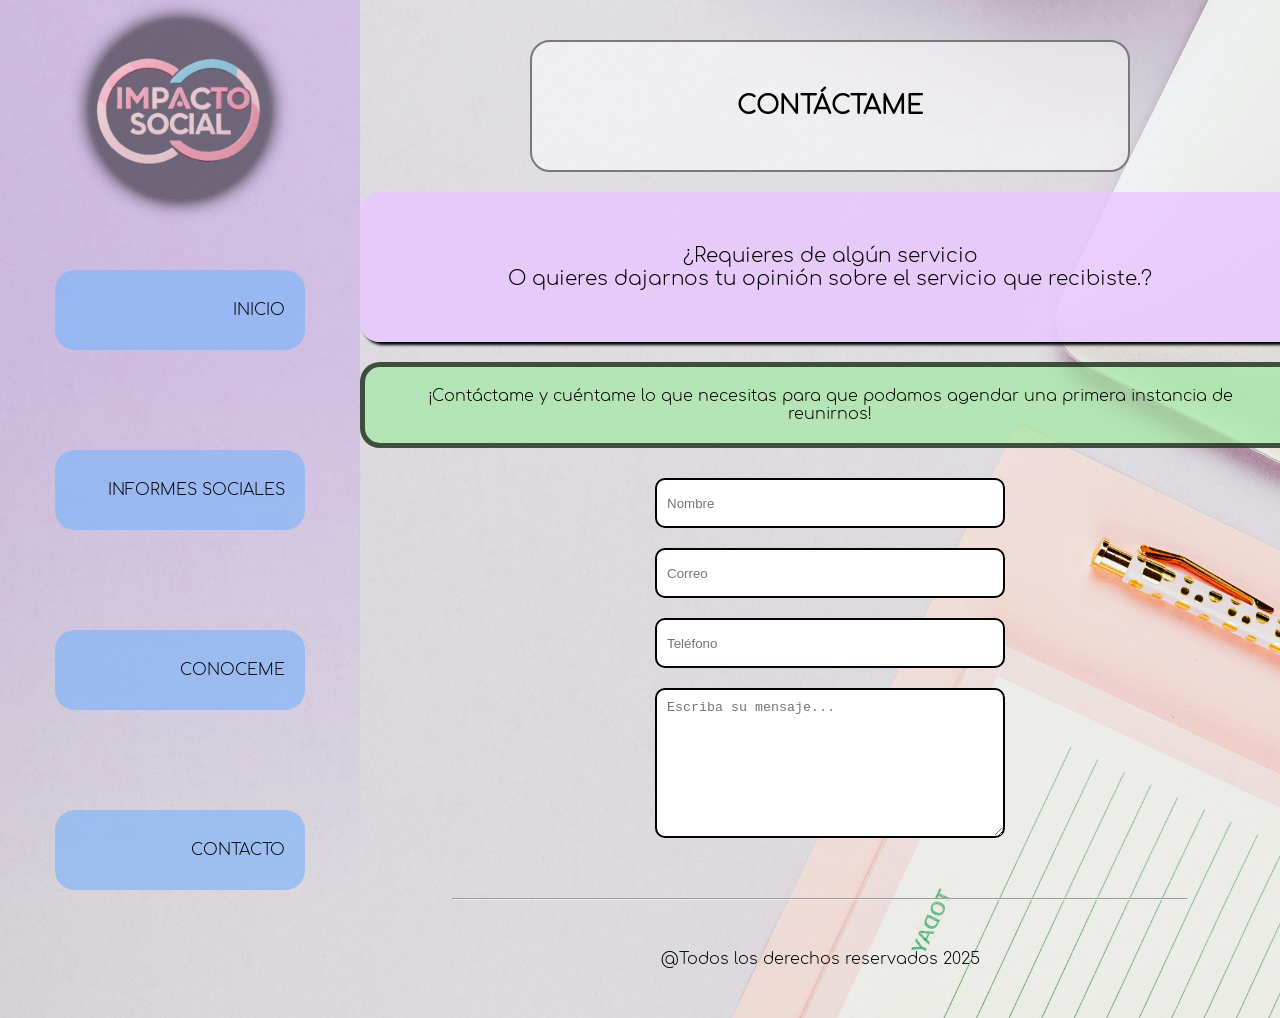
<file: pages/contacto.html>
<!DOCTYPE html>
<html lang="es">

<head>
    <meta charset="UTF-8">
    <meta name="viewport" content="width=device-width, initial-scale=1.0">
    <link rel="stylesheet" href="../css/style.css">
    <title>Impacto Social - Contacto</title>
</head>

<body>
    <header>
        <div class="head_title">
            <img class="logo" src="../media/img/logo/logo2.png" alt="">
            <h1 hidden>IMPACTO SOCIAL - CONTACTO</h1>
        </div>
        <nav>
            <ul>
                <a href="../index.html"><li>INICIO</li></a>
                <a href="./info_social.html"><li>INFORMES SOCIALES</li></a>
                <a href="./conoceme.html"><li>CONOCEME</li></a>
                <a href="./contacto.html"><li>CONTACTO</li></a>
            </ul>
        </nav>
    </header>
    <section>
        <article class="article2">
            <p class="texto4"><b>CONTÁCTAME</b></p>
            <p class="lista5 text_valores">¿Requieres de algún servicio <br> O quieres dajarnos tu opinión sobre el servicio que recibiste.? </p>
            <p class="texto5">¡Contáctame y cuéntame lo que necesitas para que podamos agendar una primera instancia de reunirnos!</p>
            <form action="" method="post">
                <input type="text" placeholder="Nombre">
                <input type="email" placeholder="Correo">
                <input type="tel" placeholder="Teléfono">
                <textarea name="" id="" placeholder="Escriba su mensaje..."></textarea>
            </form>
        </article>
        <hr>
        <footer>
            <div>
                <div></div>
                <div></div>
            </div>
            <div>@Todos los derechos reservados 2025</div>
        </footer>
    </section>



</body>

</html>
</file>
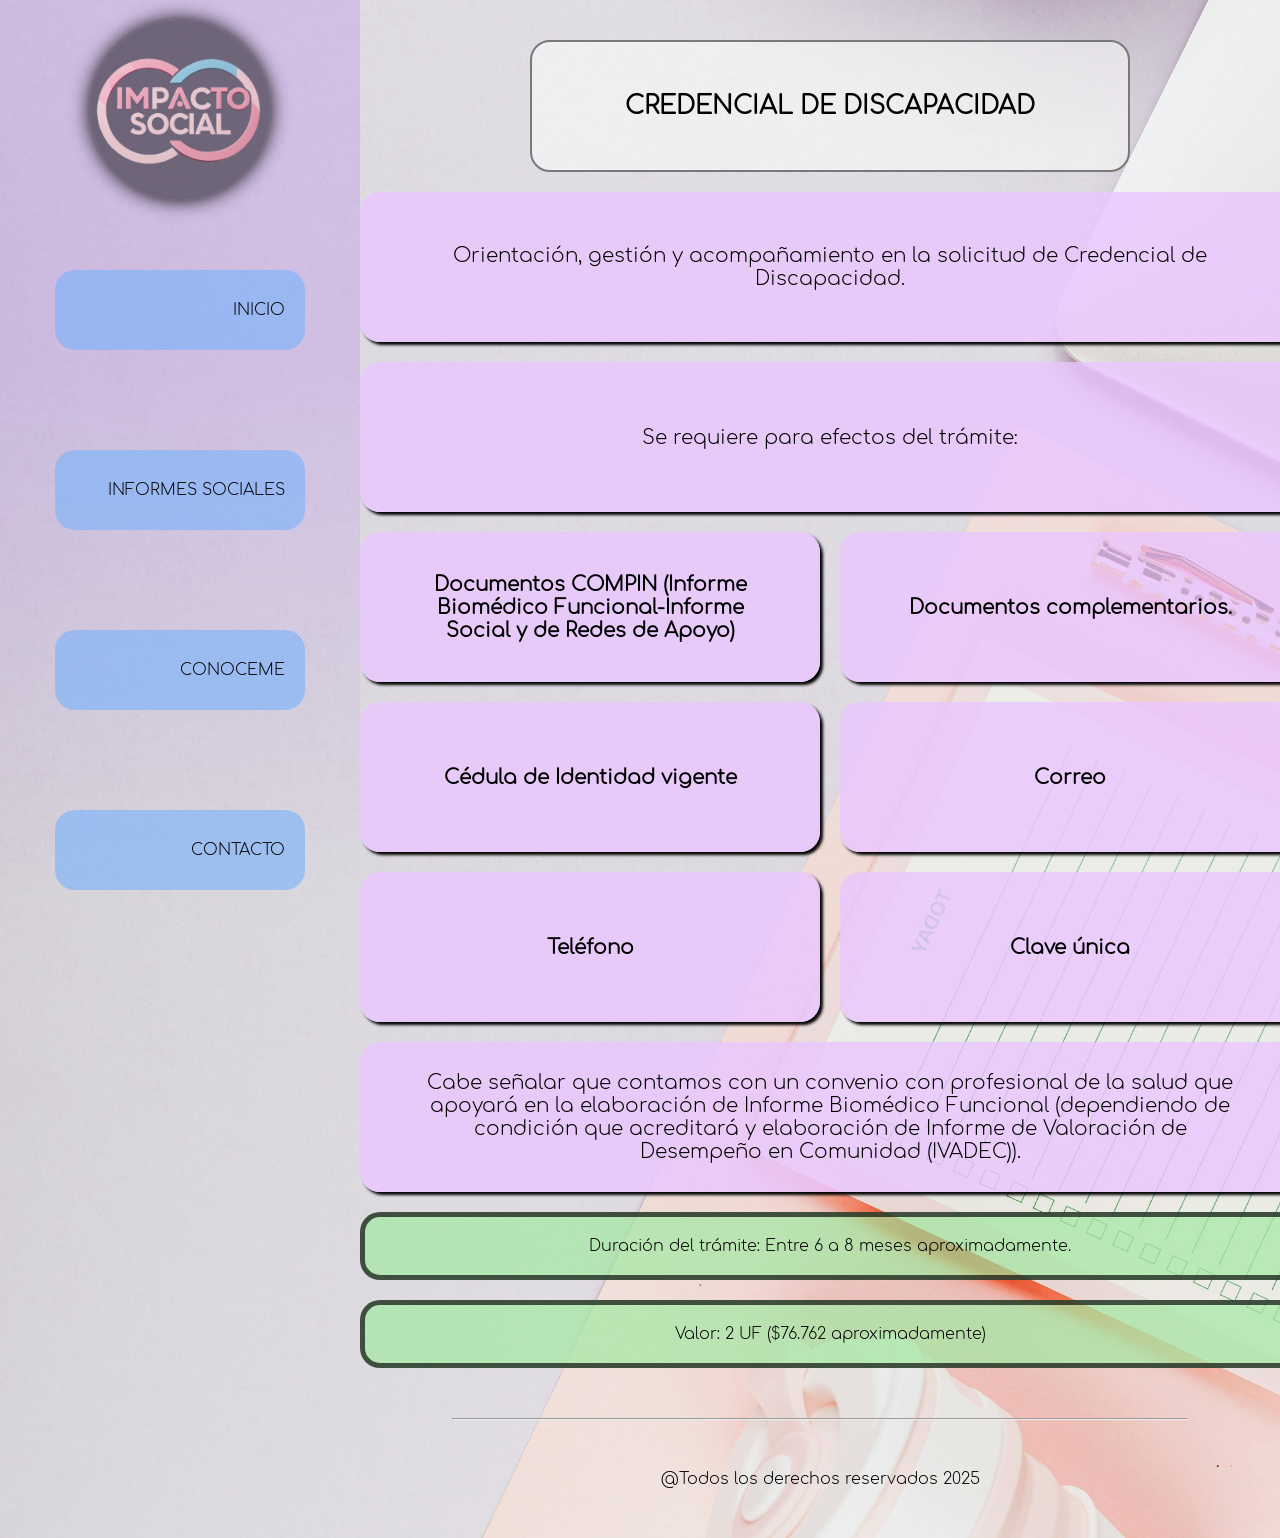
<file: pages/creden_disc.html>
<!DOCTYPE html>
<html lang="es">

<head>
    <meta charset="UTF-8">
    <meta name="viewport" content="width=device-width, initial-scale=1.0">
    <link rel="stylesheet" href="../css/style.css">
    <title>Impacto Social - Credencial de discapacidad</title>
</head>

<body>
    <header>
        <div class="head_title">
            <img class="logo" src="../media/img/logo/logo2.png" alt="">
            <h1 hidden>IMPACTO SOCIAL - CREDENCIAL DE DISCAPACIDAD</h1>
        </div>
        <nav>
            <ul>
                <a href="../index.html"><li>INICIO</li></a>
                <a href="./info_social.html"><li>INFORMES SOCIALES</li></a>
                <a href="./conoceme.html"><li>CONOCEME</li></a>
                <a href="./contacto.html"><li>CONTACTO</li></a>
            </ul>
        </nav>
    </header>
    <section>
        <article class="article2">
            <p class="texto4"><b>CREDENCIAL DE DISCAPACIDAD</b></p>
            <p class="lista5 text_valores">Orientación, gestión y acompañamiento en la solicitud de Credencial de Discapacidad.</p>
            <p class="lista5 text_valores">Se requiere para efectos del trámite:</p>
            <p class="lista1"><b>Documentos COMPIN (Informe Biomédico Funcional-Informe Social y de Redes de Apoyo)</b></p></a>
            <p class="lista1"><b>Documentos complementarios.</b></p>
            <p class="lista1"><b>Cédula de Identidad vigente</b></p>
            <p class="lista1"><b>Correo</b></p>
            <p class="lista1"><b>Teléfono</b></p>
            <p class="lista1"><b>Clave única</b></p>
            <p class="lista5 text_valores">Cabe señalar que contamos con un convenio con profesional de la salud que apoyará en la elaboración de Informe Biomédico Funcional (dependiendo de condición que acreditará y elaboración de Informe de Valoración de Desempeño en Comunidad (IVADEC)). </p>
            <p class="texto5">Duración del trámite: Entre 6 a 8 meses aproximadamente.</p>
            <p class="texto5">Valor: 2 UF ($76.762 aproximadamente)</p>
        </article>
        <hr>
        <footer>
            <div>
                <div></div>
                <div></div>
            </div>
            <div>@Todos los derechos reservados 2025</div>
        </footer>
    </section>



</body>

</html>
</file>
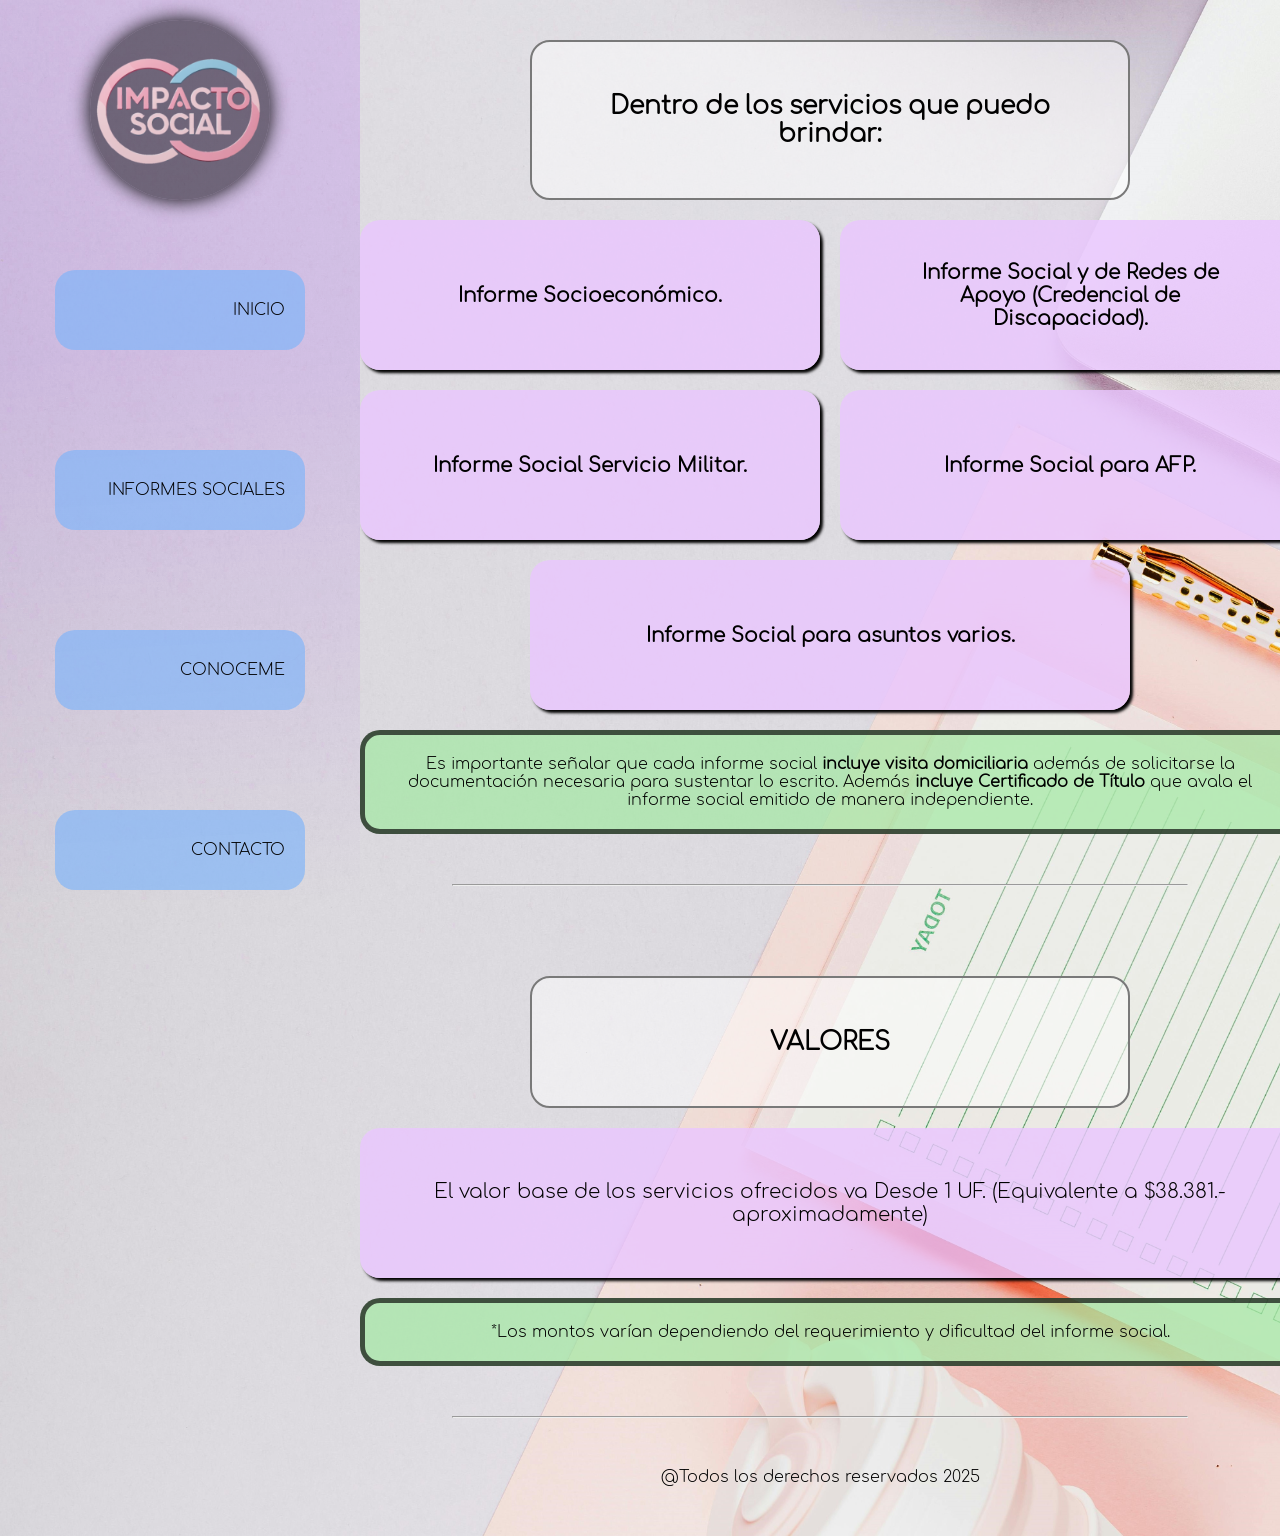
<file: pages/info_social.html>
<!DOCTYPE html>
<html lang="es">

<head>
    <meta charset="UTF-8">
    <meta name="viewport" content="width=device-width, initial-scale=1.0">
    <link rel="stylesheet" href="../css/style.css">
    <title>Impacto Social - Infores Sociales</title>
</head>

<body>
    <header>
        <div class="head_title">
            <img class="logo" src="../media/img/logo/logo2.png" alt="">
            <h1 hidden>IMPACTO SOCIAL - INFORMES SOCIALES</h1>
        </div>
        <nav>
            <ul>
                <a href="../index.html"><li>INICIO</li></a>
                <a href="./info_social.html"><li>INFORMES SOCIALES</li></a>
                <a href="./conoceme.html"><li>CONOCEME</li></a>
                <a href="./contacto.html"><li>CONTACTO</li></a>
            </ul>
        </nav>
    </header>
    <section>
        <article class="article2">
            <p class="texto4"><b>Dentro de los servicios que puedo brindar:</b></p>
            <a class="link_lista1" href=""><p class="lista1"><b>Informe Socioeconómico.</b></p></a>
            <a class="link_lista2" href=""><p class="lista2"><b>Informe Social y de Redes de Apoyo (Credencial de Discapacidad).</b></p></a>
            <a class="link_lista3" href=""><p class="lista3"><b>Informe Social Servicio Militar.</b></p></a>
            <a class="link_lista4" href=""><p class="lista4"><b>Informe Social para AFP.</b></p></a>
            <a class="link_lista5" href=""><p class="lista5"><b>Informe Social para asuntos varios.</b></p></a>
            <p class="texto5">Es importante señalar que cada informe social <B> incluye visita domiciliaria</B> además de solicitarse la documentación necesaria para sustentar lo escrito.  Además <b> incluye Certificado de Título</b> que avala el informe social emitido de manera independiente.</p>
        </article>
        <hr>
        <article class="article2">
            <p class="texto4"><b>VALORES</b></p>
            <p class="lista5 text_valores">El valor base de los servicios ofrecidos va Desde 1 UF. (Equivalente a $38.381.- aproximadamente)</p>
            <p class="texto5">*Los montos varían dependiendo del requerimiento y dificultad del informe social.</p>
        </article>
        <hr>
        <footer>
            <div>
                <div></div>
                <div></div>
            </div>
            <div>@Todos los derechos reservados 2025</div>
        </footer>
    </section>



</body>

</html>
</file>
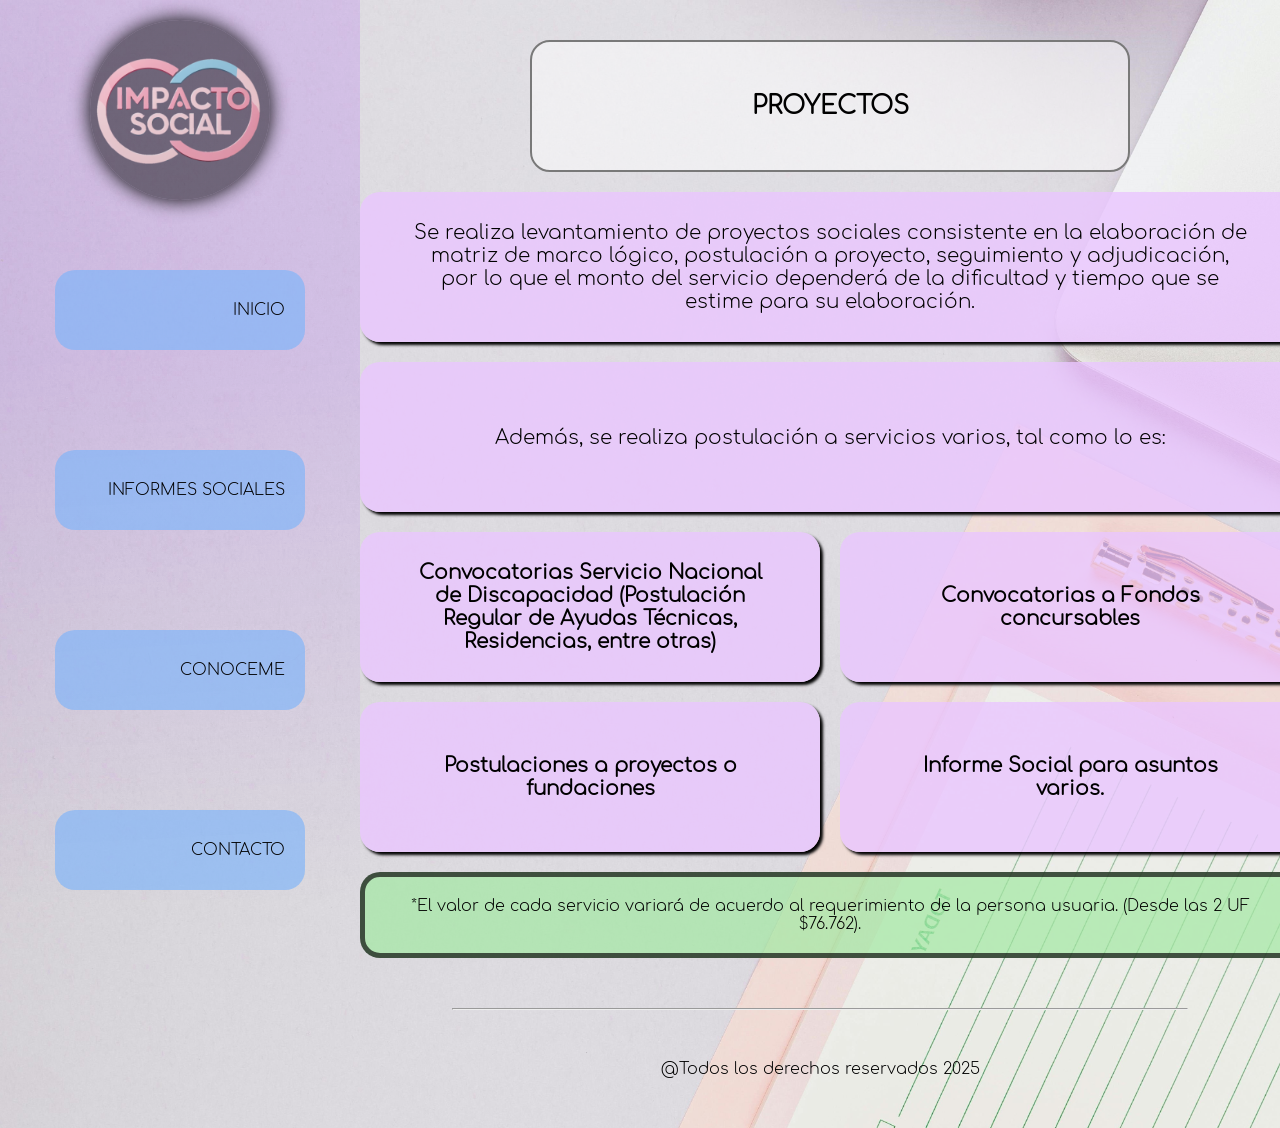
<file: pages/proyectos.html>
<!DOCTYPE html>
<html lang="es">

<head>
    <meta charset="UTF-8">
    <meta name="viewport" content="width=device-width, initial-scale=1.0">
    <link rel="stylesheet" href="../css/style.css">
    <title>Impacto Social - Proyectos</title>
</head>

<body>
    <header>
        <div class="head_title">
            <img class="logo" src="../media/img/logo/logo2.png" alt="">
            <h1 hidden>IMPACTO SOCIAL - PROYECTOS</h1>
        </div>
        <nav>
            <ul>
                <a href="../index.html"><li>INICIO</li></a>
                <a href="./info_social.html"><li>INFORMES SOCIALES</li></a>
                <a href="./conoceme.html"><li>CONOCEME</li></a>
                <a href="./contacto.html"><li>CONTACTO</li></a>
            </ul>
        </nav>
    </header>
    <section>
        <article class="article2">
            <p class="texto4"><b>PROYECTOS</b></p>
            <p class="lista5 text_valores">Se realiza levantamiento de proyectos sociales consistente en la elaboración de matriz de marco lógico, postulación a proyecto, seguimiento y adjudicación, por lo que el monto del servicio dependerá de la dificultad y tiempo que se estime para su elaboración.</p>
            <p class="lista5 text_valores">Además, se realiza postulación a servicios varios, tal como lo es:</p>
            <p class="lista1"><b>Convocatorias Servicio Nacional de Discapacidad (Postulación Regular de Ayudas Técnicas, Residencias, entre otras)</b></p></a>
            <p class="lista1"><b>Convocatorias a Fondos concursables</b></p>
            <p class="lista1"><b>Postulaciones a proyectos o fundaciones</b></p>
            <p class="lista5"><b>Informe Social para asuntos varios.</b></p>
            <p class="texto5">*El valor de cada servicio variará de acuerdo al requerimiento de la persona usuaria. (Desde las 2 UF $76.762).</p>
        </article>
        <hr>
        <footer>
            <div>
                <div></div>
                <div></div>
            </div>
            <div>@Todos los derechos reservados 2025</div>
        </footer>
    </section>



</body>

</html>
</file>
<file: css/style.css>
@font-face {
    font-family: comforta1;
    src: url(../font/Comfortaa-Bold.ttf);
}
@font-face {
    font-family: comforta2;
    src: url(../font/Comfortaa-Light.ttf);
}
@font-face {
    font-family: comforta3;
    src: url(../font/Comfortaa-Regular.ttf);
}
* {
    box-sizing: border-box;
    margin: 0;
    padding: 0;
}
ul{
    list-style: none;
}
a{
    text-decoration: none;
    color: black;
}
body{
    display: flex;
    background-image: url(../media/img/fondo6-copia.jpg);
    background-size: cover;
    font-family: 'comforta2';
}
/*********************************************************************INDEX**/
/*******************************************HEADER**/
header{
    position:fixed;
    height: 100vh;
    width: 40vh;
    background: rgb(140, 17, 255);
    background: linear-gradient(177deg, rgba(140, 17, 255, 0.136) 39%, rgba(0, 234, 255, 0) 100%);
}
.head_title{
    display: flex;
    justify-content: center;
}
.logo{
    width: 20vh;
    background-color: rgba(0, 0, 0, 0.467);
    border-radius: 100%;
    margin: 20px;
    box-shadow: 0px 0px 20px black;
    transform: rotate(-360deg);
    transition: all 0.6s ease;
}
nav{
    height: 80vh;
}
nav ul{
    display: flex;
    flex-direction: column;
    justify-content: space-around;
    align-items: center;
    height: 100%;
    text-align: center;
    margin-bottom: 15px;    
}
nav ul li{
    display: flex;
    justify-content: end;
    align-items: center;
    width: 250px;
    height: 80px;
    background-color: rgba(126, 180, 250, 0.667);
    padding: 20px;
    border-radius: 20px;
}
/*******************************************BODY**/
section{
    display: flex;
    flex-direction: column;
    align-items: center;
    width: 100%;
    margin-left: 40vh;
}
article{
    width: auto;
    max-width: 950px;
}
.article1{
    margin-top: 30px;
    display: grid;
    grid-template-columns: 50% 50%;
    gap: 10px;
    text-align: justify;
}
.text-art1{
    border: 10px;
}
h2{
    text-align: center;
}
.article1 img{
    justify-self: center;
    align-self: center;
    width: 80%;
    margin: 20px;
    object-fit:cover;
    aspect-ratio: 1;
    border-top-right-radius: 10px;
    border-bottom-left-radius: 10px;
}
.img_principal{
    position:relative;
    right: -500px;
    grid-column: 1 / 1;
    grid-row: 1 / 1;
    border-top-left-radius: 20px;
    border-bottom-right-radius: 100px;
    transform: translateX(-500px);
    transition: all 1s ease;
}
.img_secundaria{
    position:relative;
    right: 500px;
    border-top-left-radius: 100px;
    border-bottom-right-radius: 20px;
    transform: translateX(500px);
    transition: all 1s ease;
}
.cont_article, .cont_article2{
    display: flex;
    flex-direction: column;
    justify-content: space-around;
    padding: 30px;
    background-color: rgba(255, 255, 255, 0.463);
    border-radius: 25px;
    box-shadow: 5px 5px 10px rgb(119, 119, 119);
    z-index: 1;
}
.article2{
    display: grid;
    grid-template-columns: 50% 50%;
    grid-template-rows: repeat(3 1fr) ;
    margin-top: 20px;
    gap: 20px;
    text-align: center;
}
.texto4{
    grid-column: 1 / 3;
    background-color: rgba(255, 255, 255, 0.505);
    border: 2px solid rgb(121, 121, 121);
    justify-self: center;
    width: 70%;
    max-width: 600px;
    padding: 50px;
    border-radius: 20px;
    margin-top: 20px;
    font-size: 25px;
}
.lista1, .lista2, .lista3, .lista4, .lista5{
    display: flex;
    justify-content: center;
    align-items: center;
    background-color: rgba(234, 198, 255, 0.808);
    height: 150px;
    padding: 50px;
    border-radius: 20px;
    box-shadow: 3px 3px 3px black;
    font-size: 20px;
}
hr{
    width: 80%;
    margin: 50px 0;
    color: black;
}
video{
    width: 70%;
    max-width: 600px;
    border-radius: 10px;
    box-shadow: 5px 5px 10px black;
}
/*******************************************FOOTER**/
footer{
    display: flex;
    flex-direction: column;
    align-items: center;
    width: 100%;
    margin-bottom: 50px;
    text-align: center;
}
.cont_redes{
    margin: 20px;
}
.redes{
    font-size: 30px;
    padding-left: 10px;
    margin: 20px;
    border-radius: 35px;
}
.bi-whatsapp{
    color: rgb(70, 148, 70);    
}
.bi-whatsapp:hover{
    color: white;
    background-color: rgb(70, 148, 70);
    transition: all 0.5s ease;
}
.bi-facebook{
    color: rgb(77, 77, 202);
}
.bi-facebook:hover{
    color: white;
    background-color: rgb(77, 77, 202);
    transition: all 0.5s ease;
}

/*********************************************************************INFORMES SOCIALES**/

.link_lista5{
    grid-column: 1 / 3;
    width: 70%;
    max-width: 600px;
    justify-self: center;
}
.texto5{
    grid-column: 1/3;
    background-color: rgba(163, 232, 163, 0.701);
    border: 5px solid rgba(0, 0, 0, 0.656);
    border-radius: 20px;
    padding: 20px;
}
.text_valores{
    grid-column: 1 / 3;
}
/*********************************************************************ASESORIA Y CAPACITACION**/
.item_capa{
    background-color: rgba(189, 221, 189, 0.944);
}
.img_capa{
    width: 100%;
    height: 300px;
}
/*********************************************************************PROYECTOS*/
/*********************************************************************CONTACTO*/
form{
    display: flex;
    flex-direction: column;
    align-items: center;
    grid-column: 1 / 3;
}
form input, textarea{
    width: 70%;
    max-width: 350px;
    height: 50px;
    margin: 10px;
    padding: 10px;
    border-radius: 10px;
    border: 2px solid black;
}
textarea{
    height: 150px;
}
</file>
